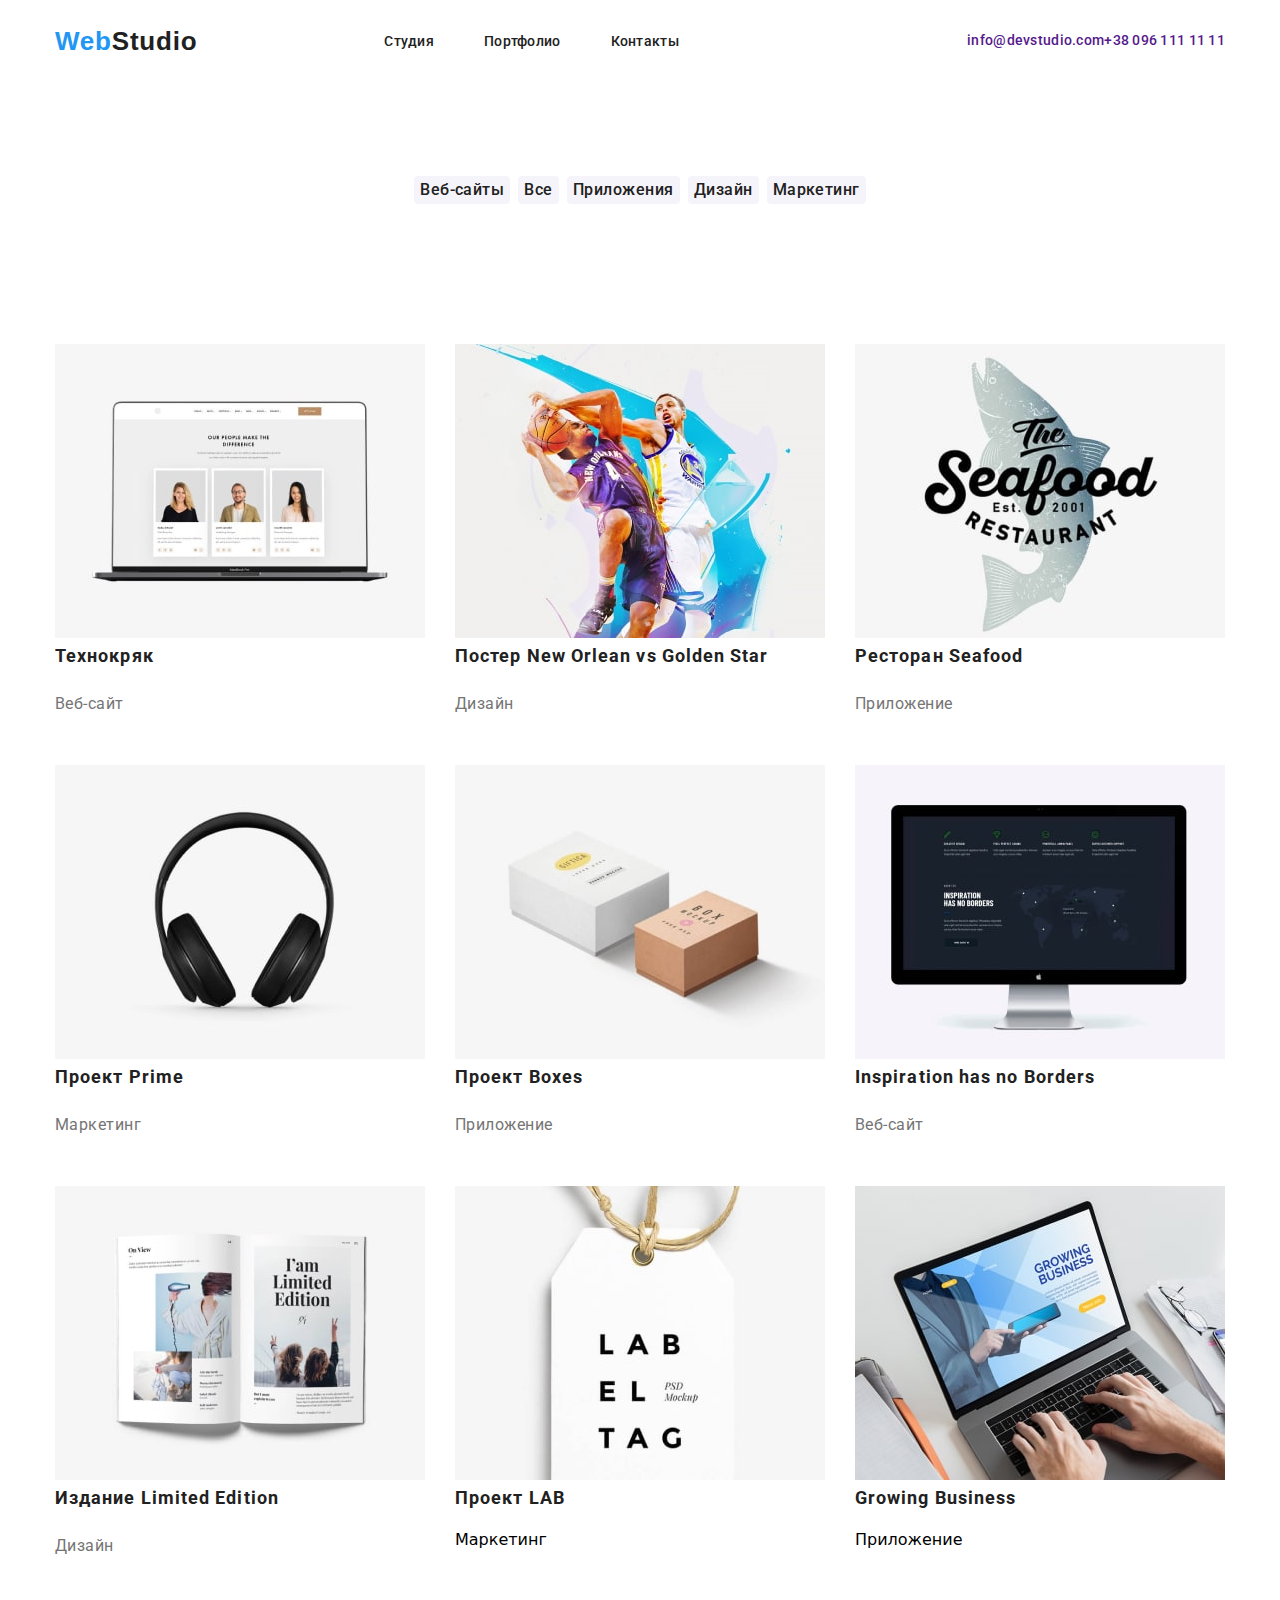
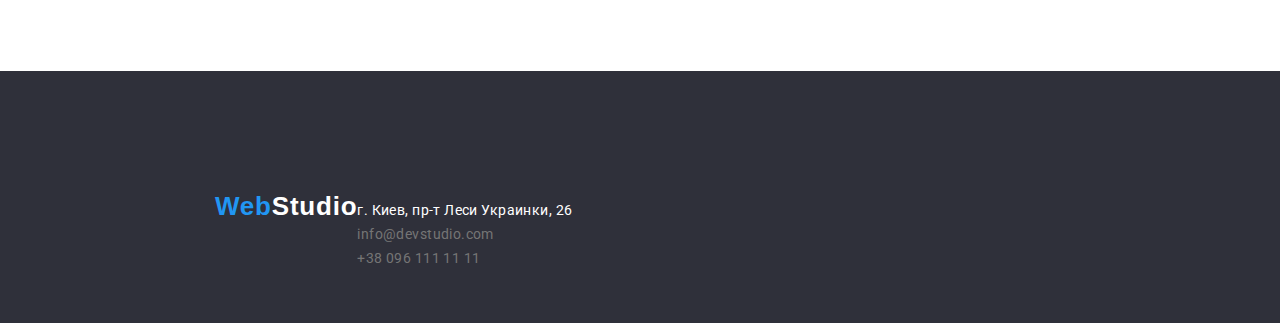
<file: portfolio.html>
<!DOCTYPE html>

<html lang="en">
    <head>
        <meta charset="UTF-8">
        <meta http-equiv="X-UA-Compatible" content="IE=edge">
        <meta name="viewport" content="width=device-width, initial-scale=1.0">
        
        <!-- Нормализация -->
        <link rel="stylesheet" href="https://cdn.jsdelivr.net/npm/modern-normalize@1.1.0/modern-normalize.min.css">

        <!-- Основные шрифты -->
        <link rel="preconnect" href="https://fonts.googleapis.com">
        <link rel="preconnect" href="https://fonts.gstatic.com" crossorigin>
        <link href="https://fonts.googleapis.com/css2?family=Open+Sans:wght@400;600;700&family=Roboto:wght@400;500;700;900&display=swap" rel="stylesheet">
    
        <title>Document</title>
        <link rel="stylesheet" href="./css/styles.css">
    </head>
    
    <body>
        <!-- Header -->
        <header class="header">
            <div class="container header-container">
                <a class="logo link" href="" lang="en"><span class="logo-accent">Web</span>Studio</a>
                <nav class="nav">
                    <ul class="nav-list list">
                        <li class="list-item">
                            <a class="nav-link link" href="index.html">Студия</a>
                        </li>
                        <li class="list-item">
                            <a class="nav-link link" href="portfolio.html">Портфолио</a>
                        </li>
                        <li class="list-item">
                            <a class="nav-link link" href="">Контакты</a>
                        </li>
                    </ul>
                </nav>
                <div class="header-wripper">
                    <a class="header-mail" href="">info@devstudio.com</a>
                    <a class="header-phone" href="">+38 096 111 11 11</a>
                </div>
            </div>
            
        </header>
<main>
    <!-- ================ Hero ========================= -->
    <section class="port-hero">
        <div class="container port-hero-container">
            <h1 class="hero-nav">навигация</h1>
            <ul class="hero-nav-list list">
                <li class="hero-nav-list-item">
                    <button class="hero-nav-btn" type="button">Веб-сайты</button></li>
                <li class="hero-nav-list-item">
                    <button class="hero-nav-btn" type="button">Все</button></li>
                <li class="hero-nav-list-item">
                    <button class="hero-nav-btn" type="button">Приложения</button></li>
                <li class="hero-nav-list-item">
                    <button class="hero-nav-btn" type="button">Дизайн</button></li>
                <li class="hero-nav-list-item">
                    <button class="hero-nav-btn" type="button">Маркетинг</button></li>
            </ul>
        </div>
        
    </section>
    <section>
        <div class="container hero-title-container">

            <h1 class="hero-title">галерея</h1>
            <ul class="hero-list list">
                <li class="hero-list-item"><img src="./images/img1.jpg" alt="шефы" width="370" height="294">
                    <h2 class="hero-list-title">Технокряк</h2>
                    <p class="hero-list-description">Веб-сайт</p>
                </li>
                
                <li class="hero-list-item"><img src="./images/img2.jpg" alt="баскетболисты" width="370" height="294">
                    <h2 class="hero-list-title">Постер New Orlean vs Golden Star</h2>
                    <p class="hero-list-description">Дизайн</p>
                </li>
                
                <li class="hero-list-item"><img src="./images/img3.jpg" alt="лого ресторан" width="370" height="294">
                    <h2 class="hero-list-title">Ресторан Seafood</h2>
                    <p class="hero-list-description">Приложение</p>
                </li>
                
                <li class="hero-list-item"><img src="./images/img4.jpg" alt="наушники" width="370" height="294">
                    <h2 class="hero-list-title">Проект Prime</h2>
                    <p class="hero-list-description">Маркетинг</p>
                </li>
                
                <li class="hero-list-item"><img src="./images/img5.jpg" alt="коробочки" width="370" height="294">
                    <h2 class="hero-list-title">Проект Boxes</h2>
                    <p class="hero-list-description">Приложение</p>
                </li>
                
                <li class="hero-list-item"><img src="./images/img6.jpg" alt="монитор" width="370" height="294">
                    <h2 class="hero-list-title">Inspiration has no Borders</h2>
                    <p class="hero-list-description">Веб-сайт</p>
                </li>
                
                <li class="hero-list-item"><img src="./images/img7.jpg" alt="книжка" width="370" height="294">
                    <h2 class="hero-list-title">Издание Limited Edition</h2>
                    <p class="hero-list-description">Дизайн</p>
                </li>
                
                <li class="hero-list-item"><img src="./images/img8.jpg" alt="бирка" width="370" height="294">
                    <h2 class="hero-list-title">Проект LAB</h2>
                    <p>Маркетинг</p>
                </li>
                <li class="hero-list-item">
                    <img src="./images/img9.jpg" alt="ноутбук" width="370" height="294">
                    <h2 class="hero-list-title">Growing Business</h2>
                    <p>Приложение</p>
                </li>
                
            </ul>
        </div>
        
    </section>
    
</main> 

<!-- footer -->

<footer class="footer">
    <div class="container footer-container">
        <a class="footer-link link" href="" lang="en">
            <span class="footer-logo-accent">Web</span>Studio
        </a>
    
        <ul class="contact-list list">
            <li class="contact-item">
                <a class="contact-link-adress" href="">г. Киев, пр-т Леси Украинки, 26</a>                 
            </li>
            <li class="contact-item">
                <a class="contact-link" href="">info@devstudio.com</a>
            </li>
            <li class="contact-item">
                <a class="contact-link" href="">+38 096 111 11 11</a>
            </li>
        </ul>     
    </div>
            </footer> 

</body>
</html>
</file>
<file: css/styles.css>
/* Основные шрифты */
:root {
--main-font : 'Roboto', sans-serif;
--secondary-font : 'Open Sans', sans-serif;

 /* Светлая тема текста */

--accent-txt: #212121;
--primary-light-txt: #212121;
--secondary-light-txt: #757575;

/* Темная тема текста*/
--primary-dark-text: #ffffff;
--secondary-dark-txt:rgba(255, 255, 255, 0.6);;
/* Светлая тема фона*/
--ptymary-light-bg: #ffffff;
--secondary-light-bg: #F7F7F7;

/* Темная тема фона*/
--primary-dark-bg:#2F303A;

/* Акцент */

--accent-color: #2196F3;

--anim-fast: 250ms ease-in;

}

img{
    display: block;
}
a {
    text-decoration: none;
}

.body{
margin: 0;
font-family: var(--main-font);
color: var(--primary-light-txt);

}

h1, h2, h3, h4, p {
    margin-top: 0; 
}

ul {
    list-style: none;
    padding: 0;
    margin: 0;
}

.list{
    padding-left: 0;
    margin-top: 0;
    margin-bottom: 0;
    list-style: none;
}
.link{text-decoration: none;}

.container{
    width: 1200px;
    padding-left: 15px;
    padding-right: 15px;
    margin-left: auto;
    margin-right: auto;

}

/* Header */

.header-container{
    display: flex;
    align-items: center;

}

.logo {
    font-family:'Raleway',sans-serif;
    font-style: normal;
    font-weight: 700;
    font-size: 26px;
    line-height: 1.19;
    letter-spacing: 0.03em;
    color: #212121; 
    margin-right: 93px;
}

.logo-accent {
    font-family:'Raleway',sans-serif;
    font-style: normal;
    font-weight: 700;
    font-size: 26px;
    line-height: 1.19;
    letter-spacing: 0.03em;
    color:var(--accent-color);
}



.nav-list{
    display: flex;
    align-items: center;
    padding-top: 32px;
    padding-bottom: 32px;
    
}

.nav-link{
margin-right: 50px;
font-family: var(--main-font);
font-style: normal;
font-weight: 500;
font-size: 14px;
line-height: 1.14;
letter-spacing: 0.02em;
padding-top: 32px;
padding-bottom: 32px;

color:var(--primary-light-txt);
position: relative;
transition: color 250ms cubic-bezier(0.4, 0, 0.2, 1);
}

.list-item:last-child{
    margin: 0;
}

.nav-link:hover{
    color: var(--accent-color);
}


.current{
    color: var(--accent-color); 
}

.current::after,
.nav-link:hover::after
{
    content: "";
    display: block;
    width: 100%;
    height: 4px;
    background-color:var(--accent-color);
    position: absolute;
    bottom: 0;
    left: 0;
    border-radius: 2px;
    transition: color 250ms cubic-bezier(0.4, 0, 0.2, 1);
}

.nav-link:hover,
.nav-link:focus {
    color: var(--accent-color);
}

.contacts-link {
    color: var(--primary-text-color);
    font-weight: 500;
    font-size: 14px;
    line-height: 1.14;
    letter-spacing: 0.02em;
    transition: color 250ms cubic-bezier(0.4, 0, 0.2, 1);
}

.contacts-link:hover,
.contacts-link:focus {
    color: var(--accent-color);
}

.contacts {
display: flex;
margin-left: auto;
}

.contacts-link {
    display: block;
    padding-top: 32px;
    padding-bottom: 32px;
}




.contacts .contacts-item + .contacts-item {
    margin-left: 50px;
} 

.nav {
    margin-left: 94px;
}

.contacts-link {
    display: flex;
    align-items: center;
    justify-content: center;
    color: #757575;
}

.envelope-icon {
    margin-right: 10px;
    fill: currentColor;
}

.phone-icon {
    margin-right: 10px;
    fill: currentColor;
}

.contacts-link:hover {
    fill: var(--accent-color)
}



.header-wripper{
display: flex;
align-items: center;
margin-left: auto; 
font-family: var(--main-font);
font-style: normal;
font-weight: 500;
font-size: 14px;
line-height: 1.14;
letter-spacing: 0.02em;

color: #757575;

}


.contacts-link {
    display: flex;
    align-items: center;
    justify-content: center;
    color: #757575;
}

.envelope-icon {
    margin-right: 10px;
    fill: currentColor;
}

.phone-icon {
    margin-right: 10px;
    fill: currentColor;
}

.contacts-link:hover {
fill: var(--accent-color)
} 


/* hero */

.hero {
    text-align: center;
    padding-top: 200px;
    padding-bottom: 200px;
    max-width: 1600px;
    height: 600px; 
    margin-left: auto;
    margin-right: auto;
    background-color: #2F303A;
background-image: linear-gradient(to right,
rgba(47,48,58,0.4),
rgba(47, 48, 58, 0.4)
),
url(../images/backgraund.jpg);

background-size: 100%, cover;
background-position: center; 

}

.hero-title {
    font-family: var(--main-font); 
    font-weight: 900;
    font-size: 44px;
    line-height: 1.36; 
    color: var(--primary-dark-text);
    letter-spacing: 0.06em;
    margin-left: auto;
    margin-right: auto;
    margin-top: 0%;
    margin-bottom: 30px;
    width: 696px;
    
    
}

.hero-btn {
    align-items: center;
    display: inline-flex;
    font-family: var(--main-font); 
    font-style: normal;
    font-weight: 700;
    font-size: 16px;
    line-height: 1.88;
    color: var(--primary-dark-text);
    background-color: #2196f3;
    padding: 10px 32px;
    border-radius: 4px;
    align-items: center;
    text-align: center;
    letter-spacing: 0.06em;
    border: 1px;
    color: #FFFFFF;
    width: 200px;
    height: 50px;
    transition: background-color 2500ms cubic-bezier(0.4, 0, 0.2, 1);

}

.hero-btn:hover,
.hero-btn:focus {
    background-color: #188CE8;
}

/* Детали */



.about-container{
    display: flex;
    margin-bottom: 94px;
}



.about-list{
    display: flex;
    width: 1170px;
    height: 101px;
    margin-top: 93px;
    margin-bottom: 94px;
}

.about-list-item{
    margin-right: 30px;
}

.about-list-item:last-child{
    margin: 0;
}

.about-list-title {
    
    font-family: var(--main-font); 
    font-weight: 700;
    font-size: 14px;
    line-height: 1.14;
    letter-spacing: 0.03em;
    text-transform: uppercase;
    color: var(--primary-light-txt);
}

.about-list-subtitle{
    display: flex;
    font-family: var(--main-font);
    font-weight: 400;
    font-size: 14px;
    line-height: 1.71;
    letter-spacing: 0.03em;
    color: var(--secondary-light-txt);
}

.item-first::before {
        display: inline-flex;
        content:"";
        width: 270px;
        height: 120px;
        left: 215px;
        top: 774px;
        background: #F5F4FA;
        border-radius: 4px;
        margin-bottom: 30px;
        background-image: url(../images/antena.svg);
        background-size: contain;
        background-repeat: no-repeat;
        background-position: center;
        background-size: 65.32px 70px;
        
}

.item-second::before{
    display: inline-flex;
        content:"";
        width: 270px;
        height: 120px;
        left: 215px;
        top: 774px;
        background: #F5F4FA;
        border-radius: 4px;
        margin-bottom: 30px;
        background-image: url(../images/clock.svg);
        background-size: contain;
        background-repeat: no-repeat;
        background-position: center;
        background-size: 65.32px 70px;
}

.item-third::before{
    display: inline-flex;
        content:"";
        width: 270px;
        height: 120px;
        left: 215px;
        top: 774px;
        background: #F5F4FA;
        border-radius: 4px;
        margin-bottom: 30px;
        background-image: url(../images/computer.svg);
        background-size: contain;
        background-repeat: no-repeat;
        background-position: center;
        background-size: 65.32px 70px;
}
.item-fourth::before{
    display: inline-flex;
        content:"";
        width: 270px;
        height: 120px;
        left: 215px;
        top: 774px;
        background: #F5F4FA;
        border-radius: 4px;
        margin-bottom: 30px;
        background-image: url(../images/astronaut.svg);
        background-size: contain;
        background-repeat: no-repeat;
        background-position: center;
        background-size: 65.32px 70px;
}


/* Занимаемся */

.aboutus-title{
    text-align: center;
    font-family: var(--main-font);
    font-weight: 700;
    font-size: 36px;
    line-height: 1.17;
    letter-spacing: 0.03em;
    color: var(--accent-txt);
}

.aboutus-list {
    display: flex;
}
.aboutus-list-item{
    margin-right: 30px;
    margin-bottom: 188px;
    position: relative;
    width: 370px;
}

.aboutus-item-title{
font-family: var(--main-font);
font-style: normal;
font-weight: 700;
font-size: 14px;
line-height:1.14;
text-align: center;
letter-spacing: 0.03em;
text-transform: uppercase;

color: #FFFFFF;
    display: flex;
    justify-content: center;
    position:absolute;
    align-items: center;
    left: 0;
    bottom: 0;
    width: 100%;
    min-height: 70px;
    background-color: rgba(47, 48, 58, 0.8);
    margin: 0;


}

.aboutus-list-item:last-child{
    margin-right: 0;
} 

/* Команда */

.staff-container{
background-color: #F5F4FA;
width: 1600px;
height: 708px;
padding-top: 94px;
padding-bottom: 94px;
background-image: url(../images/sectionbg.png);
background-size: contain;
background-repeat: no-repeat;
background-position: center;

}

.staff-list{
display: flex;
align-items: center;
justify-content: center;

}



.socials {
    display: flex;
    align-items: center;
    justify-content: center;
} 


.socials-item:not(:last-child){
    margin-right: 10px;
}

.socials-link{
    display: flex;
    justify-content: center;
    align-items: center;
    width: 44px;
    height: 44px;
    background-color: #ffffff;
    border-radius: 50%;
    color: var(--secondary-txt--mode-light);
    transition: background-color 250ms cubic-bezier(0.4, 0, 0.2, 1);

} 

.socials-link:hover,
.socials-link:focus {
background-color: var(--accent-color);

}
/* 
.socials-icon:hover,
.socials-icon:focus {
    fill: var(--ptymary-light-bg);
} */


.socials-link:hover .socials-icon,
.socials-link:focus .socials-icon {
fill: white;
}

.staff-title{
    text-align: center;
    font-family: var(--main-font);
    font-weight: 700;
    font-size: 36px;
    line-height: 1.17;
    letter-spacing: 0.03em;
    color: var(--accent-txt);
}



.staff-wripper{
    padding-top: 30px;
    padding-bottom: 30px;
    box-shadow: 0px 1px 3px rgba(0, 0, 0, 0.12), 0px 1px 1px rgba(0, 0, 0, 0.14), 0px 2px 1px rgba(0, 0, 0, 0.2);
    border-radius: 0px 0px 4px 4px;


}


.staff-list-item {
    margin-right: 30px;
    font-family: var(--main-font);
    font-weight: 500;
    font-size: 16px;
    line-height: 1.19;
    letter-spacing: 0.03em;
    color: var(--accent-txt);
}

.staff-list-item:last-child{
    margin: 0;
}

.staff-list-name{
font-family: var(--main-font);
font-style: normal;
font-weight: 500;
font-size: 16px;
line-height: 1.19;


text-align: center;
letter-spacing: 0.03em;

color: var(--accent-txt);

}

.staff-list-subitem {
    font-family: var(--main-font);
    font-weight: 400;
    font-size: 16px;
    line-height: 1.19;
    letter-spacing: 0.03em;
    color: var(--secondary-light-txt);
    text-align: center;
}

.socials-icon{
    fill: #AFB1B8;
}

.socials-list{
    display: flex;
    justify-content: center;
    align-items: center;
    width: 44px;
    height: 44px;

}

/* Постоянные клиенты */
.clients {
    display: flex;
    align-items: center;
    justify-content: center;
    margin-top: 94px;
    margin-bottom: 94px;
} 

.clients-title{
    text-align: center;
    font-family: var(--main-font);
    font-weight: 700;
    font-size: 36px;
    line-height: 1.17;
    letter-spacing: 0.03em;
    color: var(--accent-txt);
    margin-bottom: 54px;

}

.clients-list{
    display: flex;
    justify-content: center;
    align-items: center;
    
    

}

.clients-list-item {
    margin-right: 30px;
    display: flex;
    align-items: center;
    justify-content: center;
    width: 170px;
    height: 92px;
    border: 1px solid #AFB1B8;
    border-radius: 4px;
    
}

.clients-link{
width: 100%;
height: 100%;
display: flex;
align-items: center;
justify-content: center;
border: 1px solid #AFB1B8; 
border-radius: 4px;
transition: border-color 250ms cubic-bezier(0.4, 0, 0.2, 1);
fill: #ffffff;

}

.clients-icon{
    fill: #AFB1B8;
    transition: fill 250ms cubic-bezier(0.4, 0, 0.2, 1);
}


.clients-list-item:last-child{
    margin: 0;
}

.clients-link:hover,
.clients-link:focus {
border-color: var(--accent-color);
/* transition: color 250ms transform  250ms cubic-bezier(0.4, 0, 0.2, 1); */


}

.clients-link:hover .clients-icon,
.clients-link:focus .clients-icon{
    fill: var(--accent-color);
    border-color:var(--accent-color);
    /* transition: color 2500ms transform  250ms cubic-bezier(0.4, 0, 0.2, 1); */

} 




.staff-wripper{
    background-color: #ffffff;
}
/* .clients-icon{
    fill:currentColor;
}  */


/* Footer */
.footer{
    background-color: var(--primary-dark-bg);
    padding-top: 60px;
    padding-bottom: 60px;
    width: 1600px;
    height: 252px; 
    
}

/* .footer-main{
    display: flex;
} */

.footer-container {
    display: flex;
    align-items: baseline;
}

.footer-container{
    padding-right: 70px;
}

.footer-adress-box{
    margin-right: 70px;
}

.footer-link{
    padding-top: 60px;  
} 



.footer-link {
    font-family: 'Raleway',sans-serif;
    font-weight: 700;
    font-size: 26px;
    line-height: 1,19;
    letter-spacing: 0.03em;
    color: #ffffff;

}


.footer-logo {
    font-family:'Raleway',sans-serif;
    font-style: normal;
    font-weight: 700;
    font-size: 26px;
    line-height: 1.19;
    letter-spacing: 0.03em;
    color: #ffffff; 
    margin-right: 93px;
}

.footer-logo-accent {
    font-family:'Raleway',sans-serif;
    font-style: normal;
    font-weight: 700;
    font-size: 26px;
    line-height: 1.19;
    letter-spacing: 0.03em;
    color:var(--accent-color);
}



.footer-socials-icon {
    fill: white;
}



.footer-list-name{

    font-weight: 700;
    font-size: 14px;
    line-height: 1.14;
    letter-spacing: 0.03em;
    text-transform: uppercase;
    color: #ffffff;
    margin-bottom: 20px;
    

}


.footer-wripper{
    display: block; 
    text-align: left;
    
    
} 
/* 
.contact-list{
    /* padding-top: 20px;
    padding-bottom: 60px; */
/* } */ 

.contact-link-adress {
    font-family: var(--main-font);
    font-weight: 400;
    font-size: 14px;
    line-height: 1.71;
    letter-spacing: 0.03em;
    color: var(--primary-dark-text);
    padding-bottom: 10px;
}
.contact-link {
    font-family: var(--main-font);
    font-weight: 400;
    font-size: 14px;
    line-height: 1.71; 
    letter-spacing: 0.03em; 
    color: var(--secondary-light-txt);
    padding-bottom: 9px;
}

/* .contact-item {
    color: rgb(255, 255, 255);
}

.test {
    color: #ffffff;
} */


    
    
    
    .footer-socials {
        display: flex;
        align-items: center;
        justify-content: center;
    } 
    
    
    .footer-socials-item:not(:last-child){
        margin-right: 10px;
    }
    
    .footer-socials-link{
        display: flex;
        justify-content: center;
        align-items: center;
        width: 44px;
        height: 44px;
        background-color: rgba(255, 255, 255, 0.1);;
        border-radius: 50%;
        color: var(--secondary-txt--mode-light);
        transition: background-color 250ms cubic-bezier(0.4, 0, 0.2, 1);
    
    } 
    
    .footer-socials-link:hover,
    .footer-socials-link:focus {
    background-color: var(--accent-color);
    
    }
    
    .footer-socials-link:hover .footer-socials-icon,
    .footer-socials-link:focus .footer-socials-icon{
        fill: #fff;
    }
    
    
    
    .footer-socials-icon {
        fill: white;
    }
    
    
    
    .footer-wripper{
        padding-top: 30px;
        padding-bottom: 30px;
        margin-right: 93px;
    
    
    }
    
    .footer-socials-icon{
        fill: #AFB1B8;
        transition: fill 250ms cubic-bezier(0.4, 0, 0.2, 1);
    }
    
    .footer-socials-list{
        display: flex;
        justify-content: center;
        align-items: center;
        width: 44px;
        height: 44px;
    
    }




    .sub-span-title{

font-family: var(--main-font);
font-style: normal;
font-weight: 700;
font-size: 14px;
line-height: 1.14;
letter-spacing: 0.03em;
text-transform: uppercase;

color: #FFFFFF;
padding-bottom: 16.28px;

    }
    
.subscribe-input-wrap{
    display: flex;
}


.sub-span-title{
    margin-bottom: 10px;
}

.sub-email-form{
    width: 358px;
    height: 40px;
    border: 1px solid rgba(255, 255, 255, 0.3);
    filter: drop-shadow(0px 4px 4px rgba(0, 0, 0, 0.15));
    border-radius: 4px;
    
}

.subscribe-btn{
    width: 200px;
    height: 40.7px; 
    margin-left: 12px;
}
/* portfolio */

.hero-nav-list{
    display: flex;
    margin-top: 94px;
    justify-content: center;
    margin-bottom: 50px;
    
}

.hero-nav-list-item{
    margin-right: 8px;
}

.hero-nav-list-item:last-child{
    margin: 0;
}

.hero-nav-btn {
    border-radius: 4px;
    border:transparent;
    cursor: pointer;
    font-family: var(--main-font);
    font-weight: 500;
    font-size: 16px;
    line-height: 1.62;
    letter-spacing: 0.03em;
    color: var(--primary-light-txt);
    background-color: #f5f4fa;
}

.hero-nav-btn:hover,
.hero-nav-btn:focus {
    background-color: #2196F3;
    color: #ffffff;
}

.hero-nav {display: none;}

.hero-list-title {
    font-family: var(--main-font);
    font-weight: 700;
    font-size: 18px;
    line-height: 2;
    letter-spacing: 0.06em;
    color: var(--primary-light-txt);

}

.hero-list-item-cont{
    padding: 20px 24px;
    border: 1px solid #eeeeee;
    
}

.hero-title-port{
    visibility: hidden;
}

.hero-list-description {
    font-family: var(--main-font);
    font-weight: 400;
    font-size: 16px;
    line-height: 1.88;
    letter-spacing: 0.03em;
    color: var(--secondary-light-txt);
}

.hero-list{
    display: flex;
    flex-wrap: wrap;
}
.hero-list-item{
    width: 370px;
    margin-right: 30px;
    margin-bottom: 30px;
    position: relative;

    
    
}

.hero-list-item:nth-child(3n) {
    margin-right: 0;
} 

.hero-list-item:nth-last-child(-n + 3) {
    margin-bottom: 0;
}  

.hero-title-container{
    margin-bottom: 94px;
}

/* .hero-list-action{
position: absolute;
width: 370px;
height: 294px;
left: 0; 
top: 0;

background: rgba(33, 150, 243, 0.9);
}  */
/* Версия репиты  */

/* .hero-list-item-tumb::before{
    display: inline-block;
    content: "";
    position: absolute;
    width: 370px;
    height: 294px;
    left: 0; 
    top: 0;
    background: rgba(33, 150, 243, 0.9);
    opacity: 0;
    transform: translateY(100%); 
    transition: transform 250ms;
}  */
/* 
.hero-list-item-tumb:hover::before{
    opacity: 1;
}  */

/* 
.hero-list-item:hover .hero-list-item-tumb::before{
    transform: translateY(0);
}   */

.hero-list-item:hover{

    box-shadow: 0px 1px 1px rgba(0, 0, 0, 0.12), 
    0px 4px 4px rgba(0, 0, 0, 0.06), 1px 4px 6px rgba(0, 0, 0, 0.16);
}

/* вариант В */

.hero-list-item-tumb{
    position: relative;
}

.galery-item-top-text{
position: absolute;
width: 100%;
height: 100%;
left: 0;
top: 0;
padding: 24px;
padding-top: 58px;
background: rgba(33, 150, 243, 0.9);

font-family: 'Roboto';
font-style: normal;
font-weight: 400;
font-size: 18px;
line-height: 28px;
/* or 156% */

letter-spacing: 0.03em;

color: #FFFFFF;
opacity: 0;
transform: translateY(100%); 
transition: transform 250ms;


} 

.hero-list-item:hover .galery-item-top-text,
.hero-list-item:focus .galery-item-top-text{
    transform: translateY(0);  
    opacity: 1;
} 

/* modal window */

.backdrop {
    position: fixed;
    top: 0;
    left: 50%;
    transform: translateX(-50%);
    width: 100vw;
    height: 100vh;
    background-color: rgba(0, 0, 0, 0.2);
    opacity: 1;
    visibility: visible;
    pointer-events: initial;


transition: opasity var(--anim-fast), visability var(--anim-fast)

}


.is-hidden{
    opacity: 0;
    visibility: hidden;
    pointer-events: none;
}


.modal-wrapper{
    position: absolute;
    width: 528px;
    height: 581px;
    top: 50%;
    left: 50%;
    box-shadow: 0px 1px 3px rgba(0, 0, 0, 0.12), 0px 1px 1px rgba(0, 0, 0, 0.14), 0px 2px 1px rgba(0, 0, 0, 0.2);
    border-radius: 4px;
    background-color: #ffffff;
    transform: translate(-50%, -50%) scale(1);

}

.modal-btn{
    position: absolute;
    display: flex;
    width: 30px;
    height: 30px;
    border: 1px solid rgba(0, 0, 0, 0.1); 
    background-color: #fff;
    top: 8px;
    right: 8px;
    border-radius: 50%;
    cursor: pointer;

}

.backdrop .is-hidden .modal{
    transform: scale(0.5);
}

.modal-close-icon{
    width: 100%;
    height: 100%;
}
</file>
